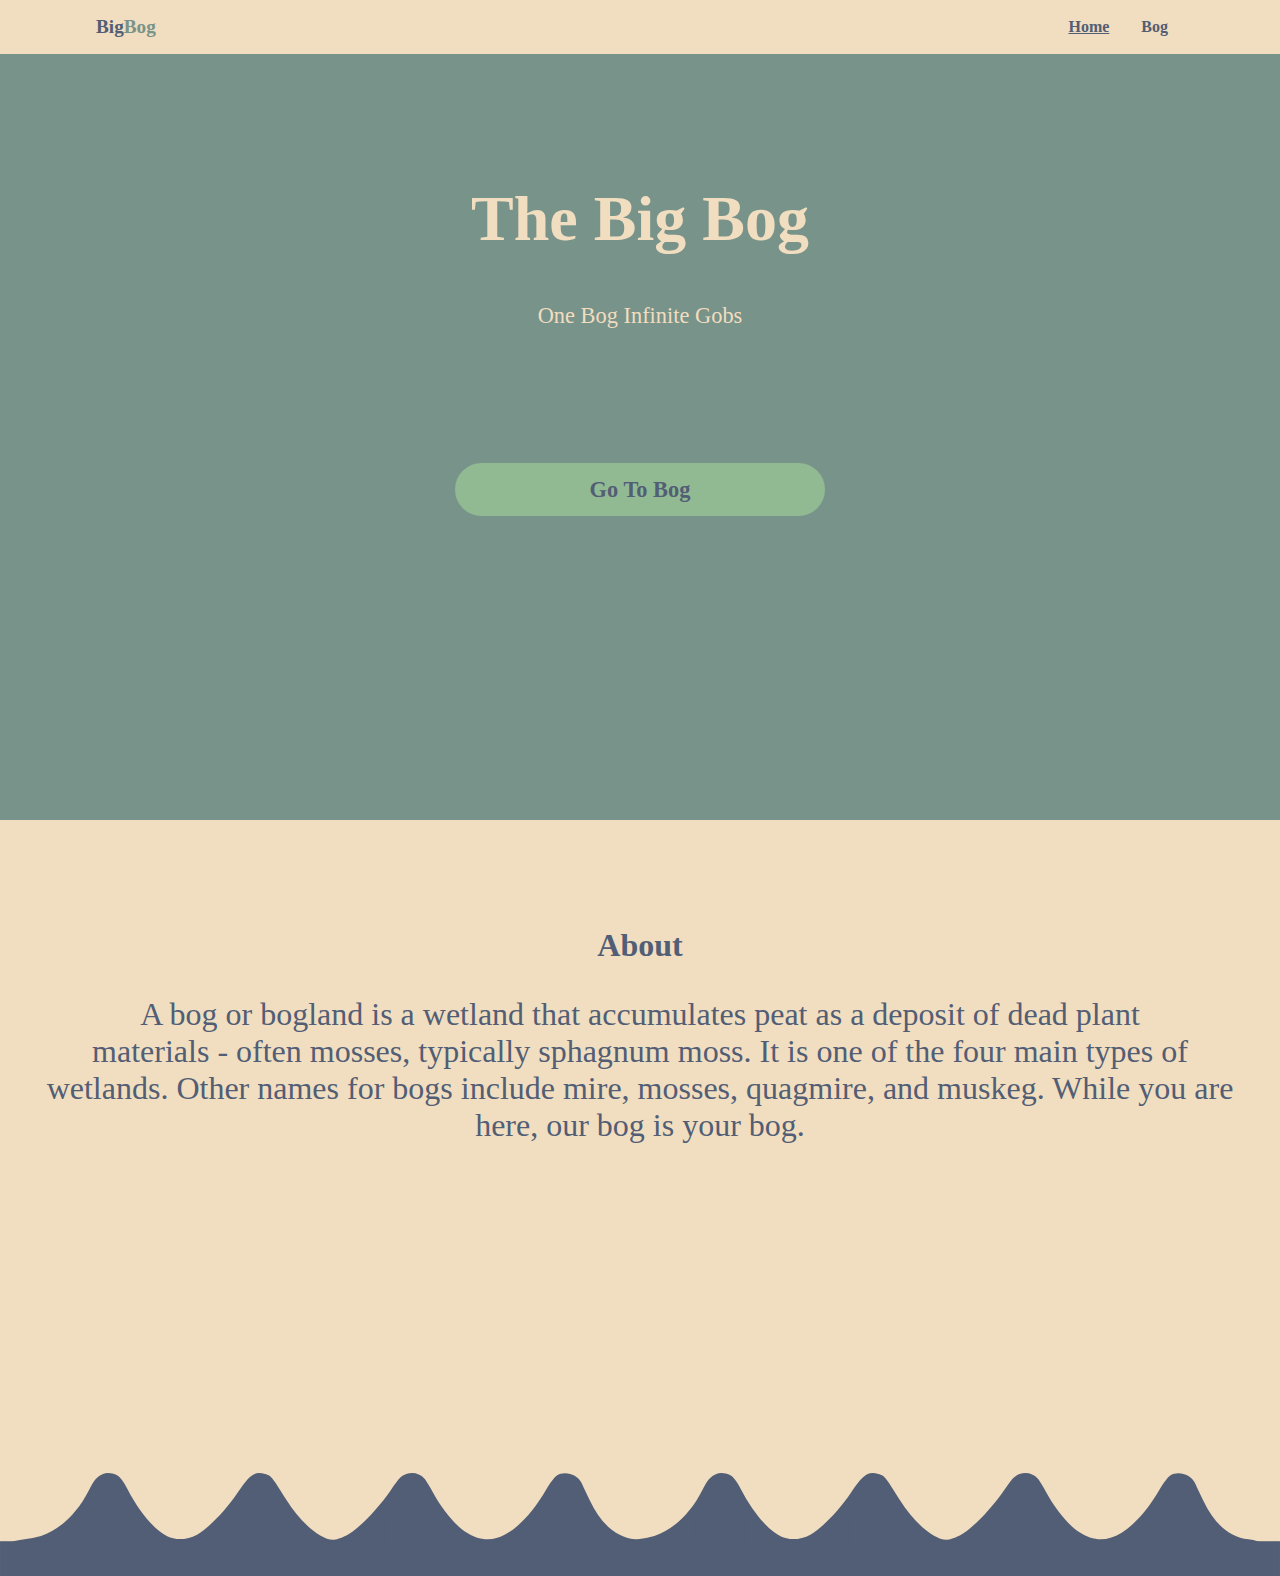
<file: index.html>
<!DOCTYPE html>
<html lang="en">

<head>
    <meta charset="UTF-8">
    <meta http-equiv="X-UA-Compatible" content="IE=edge">
    <meta name="viewport" content="width=device-width, initial-scale=1.0">
    <title>Big Bog</title>
    <link rel="icon" type="image/png" href="/Images/bog.png">
    <link rel="stylesheet" href="css/main.css">
</head>

<body>

    <!-- Navigation Bar-->
    <div class="navbar">
        <div class="container">
            <a class="logo" href="/">Big<span>Bog</span></a>

            <img id="mobile-cta" class="mobile-menu " src="/Images/menu.svg" alt="Open Navigation">

            <nav>
                <img id="mobile-exit" class="mobile-menu-exit" src="/Images/close.svg" alt="Close Navigation">
                <ul class="primary-nav">

                    <li class="current"><a href="/">Home</a></li>
                    <li><a href="bog">Bog</a></li>

                </ul>
            </nav>
        </div>
    </div>
    <!--<img class="grass1" src="/Images/grass.svg">-->

    <!-- Hero Section-->
    <section class="hero">
        <div class="container">
            <div class="middle-col">
                <h1 id="header">The Big Bog</h1>
                <p class="subhead">One Bog Infinite Gobs</p>
                <div>
                    <a class="hero-cta" href="bog">Go To Bog</a>
                </div>
            </div>
        </div>


    </section>

    <!-- About Section-->
    <section class="about-section">
        <div class="container">
            <h2 class="about-head">About</h2>
            <p>A bog or bogland is a wetland that accumulates peat as a deposit of dead plant <br>materials - often
                mosses, typically sphagnum moss. It is one of the four main types of wetlands. Other names for bogs
                include mire, mosses, quagmire, and muskeg. While you are here, our bog is your bog.</p>
        </div>
    </section>

    <!-- Footer -->
    <section class="wave-section">
        <img class="waves-image" src="/Images/wave.svg">
    </section>


    <script>
        const mobileBtn = document.getElementById('mobile-cta')
        nav = document.querySelector('nav');
        mobileBtnExit = document.getElementById('mobile-exit')

        mobileBtn.addEventListener('click', () => {
            nav.classList.add('menu-btn');
        })

        mobileBtnExit.addEventListener('click', () => {
            nav.classList.remove('menu-btn');
        })
    </script>

</body>

</html>
</file>
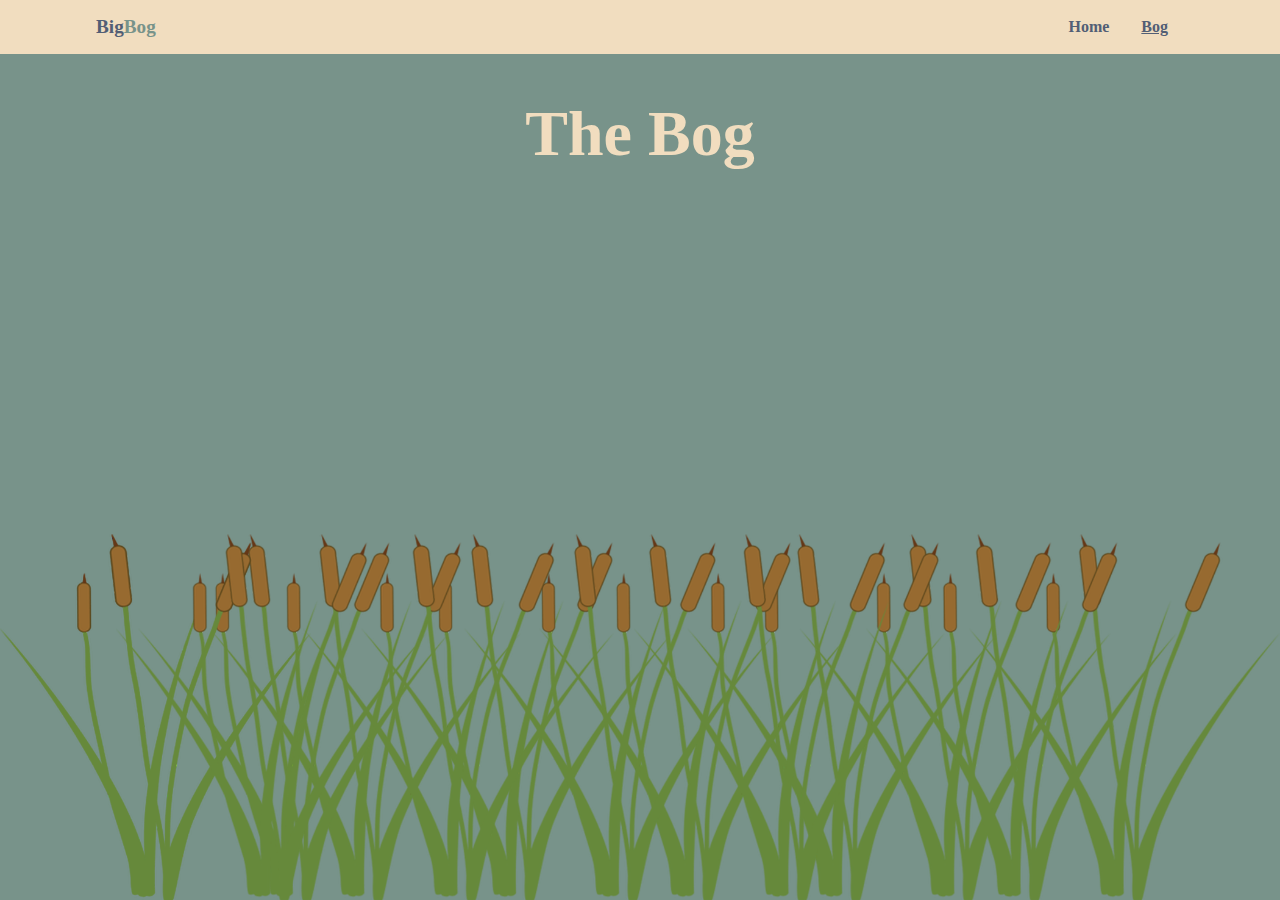
<file: bog.html>
<!DOCTYPE html>
<html lang="en">

<head>
    <meta charset="UTF-8">
    <meta http-equiv="X-UA-Compatible" content="IE=edge">
    <meta name="viewport" content="width=device-width, initial-scale=1.0">
    <title>The Bog</title>
    <link rel="icon" type="image/png" href="/Images/bog.png">
    <link rel="stylesheet" href="css/main.css">
</head>

<body>

    <!-- Navigation Bar-->
    <div class="navbar">
        <div class="container">
            <a class="logo" href="/">Big<span>Bog</span></a>

            <img id="mobile-cta" class="mobile-menu " src="/Images/menu.svg" alt="Open Navigation">

            <nav>
                <img id="mobile-exit" class="mobile-menu-exit" src="/Images/close.svg" alt="Close Navigation">
                <ul class="primary-nav">

                    <li><a href="/">Home</a></li>
                    <li class="current"><a href="bog.html">Bog</a></li>

                </ul>
            </nav>
        </div>
    </div>

    <h1 class="bog-header">The Bog</h1>

    <img class="bog-image" src="/Images/reeds.png">

    <script>
        const mobileBtn = document.getElementById('mobile-cta')
        nav = document.querySelector('nav');
        mobileBtnExit = document.getElementById('mobile-exit')

        mobileBtn.addEventListener('click', () => {
            nav.classList.add('menu-btn');
        })

        mobileBtnExit.addEventListener('click', () => {
            nav.classList.remove('menu-btn');
        })
    </script>

</body>

</html>
</file>
<file: css/main.css>
:root {
  --dark-green-color: #78938A;
  --light-green-color: #92BA92;
  --yellow-color: #F1DDBF;
  --blue-color: #525E75;
}

/* Highlight Color */
::-moz-selection {
  background: #92BA92;
  /* WebKit/Blink Browsers */
}
::selection {
  background: #92BA92;
  /* WebKit/Blink Browsers */
}

::-moz-selection {
  background: #92BA92;
  /* Gecko Browsers */
}

html,
body {
  max-width: 100%;
  max-height: 100%;
  overflow-x: auto !important;
}

body {
  background: var(--dark-green-color);
  margin: 0;
  font-family: "Verdana";
}

a {
  color: var(--blue-color);
}

ul {
  list-style-type: none;
}

section {
  padding: 5em 2em;
}

.navbar {
  background: var(--yellow-color);
  padding: 1em;
}

.navbar .logo {
  text-decoration: none;
  font-weight: bold;
  color: var(--blue-color);
  font-size: 1.2em;
}

.navbar .logo span {
  color: var(--dark-green-color);
}

.navbar nav {
  display: none;
}

.navbar .container {
  display: -webkit-box;
  display: -ms-flexbox;
  display: flex;
  place-content: space-between;
}

.navbar .mobile-menu {
  cursor: pointer;
}

.hero {
  text-align: center;
}

.hero .subhead {
  font-size: 1.4em;
  color: var(--yellow-color);
}

.hero h1 {
  color: var(--yellow-color);
  font-size: 4em;
  line-height: 1.3em;
}

.hero .hero-cta {
  background: var(--light-green-color);
  color: var(--blue-color);
  text-decoration: none;
  font-weight: bold;
  font-size: 1.4em;
  padding: .6em 6em;
  border-radius: 5em;
  display: inline-block;
  margin-top: 5em;
  margin-bottom: 10em;
}

.about-section {
  text-align: center;
  background: var(--yellow-color);
}

.about-section .about-head {
  color: var(--blue-color);
  font-size: 2em;
}

.about-section p {
  color: var(--blue-color);
  font-size: 2em;
  margin-bottom: 6em;
}

.wave-section {
  position: relative;
  height: 100%;
  background: var(--yellow-color);
}

.waves-image {
  position: absolute;
  left: 0;
  bottom: 0em;
  width: 100%;
}

nav.menu-btn {
  display: block;
}

nav {
  position: fixed;
  z-index: 999;
  width: 66%;
  right: 0;
  top: 0;
  background: var(--blue-color);
  height: 100vh;
  padding: 1em;
}

ul.primary-nav {
  margin-top: 5em;
}

li a {
  color: var(--yellow-color);
  text-decoration: none;
  display: block;
  padding: .5em;
  font-size: 2em;
  text-align: right;
}

li a:hover {
  font-weight: bold;
}

.mobile-menu-exit {
  float: right;
  margin: .5em;
  cursor: pointer;
}

.bog-header {
  text-align: center;
  font-weight: bold;
  font-size: 4em;
  color: var(--yellow-color);
}

.grass1 {
  position: absolute;
  right: 0;
  top: 0;
  -webkit-transform: translateX(40%) rotate(-45deg);
          transform: translateX(40%) rotate(-45deg);
}

.bog-image {
  position: absolute;
  left: 0;
  bottom: 0em;
  width: 100%;
}

@media only screen and (min-width: 700px) {
  .mobile-menu,
  .mobile-menu-exit {
    display: none;
  }
  .navbar .container {
    display: -ms-grid;
    display: grid;
    -ms-grid-columns: 180px auto;
        grid-template-columns: 180px auto;
    -webkit-box-pack: unset;
        -ms-flex-pack: unset;
            justify-content: unset;
    margin-left: 5em;
    margin-right: 5em;
  }
  .navbar nav {
    display: -webkit-box;
    display: -ms-flexbox;
    display: flex;
    -webkit-box-pack: right;
        -ms-flex-pack: right;
            justify-content: right;
    background: none;
    position: unset;
    height: auto;
    width: 100%;
    padding: 0;
  }
  .navbar nav ul {
    display: -webkit-box;
    display: -ms-flexbox;
    display: flex;
  }
  .navbar nav a {
    color: var(--blue-color);
    font-size: 1em;
    font-weight: bold;
    padding: .1em 1em;
  }
  .navbar nav ul.primary-nav {
    margin: 0;
  }
  .navbar nav li.current a {
    text-decoration: underline;
  }
}
/*# sourceMappingURL=main.css.map */
</file>
